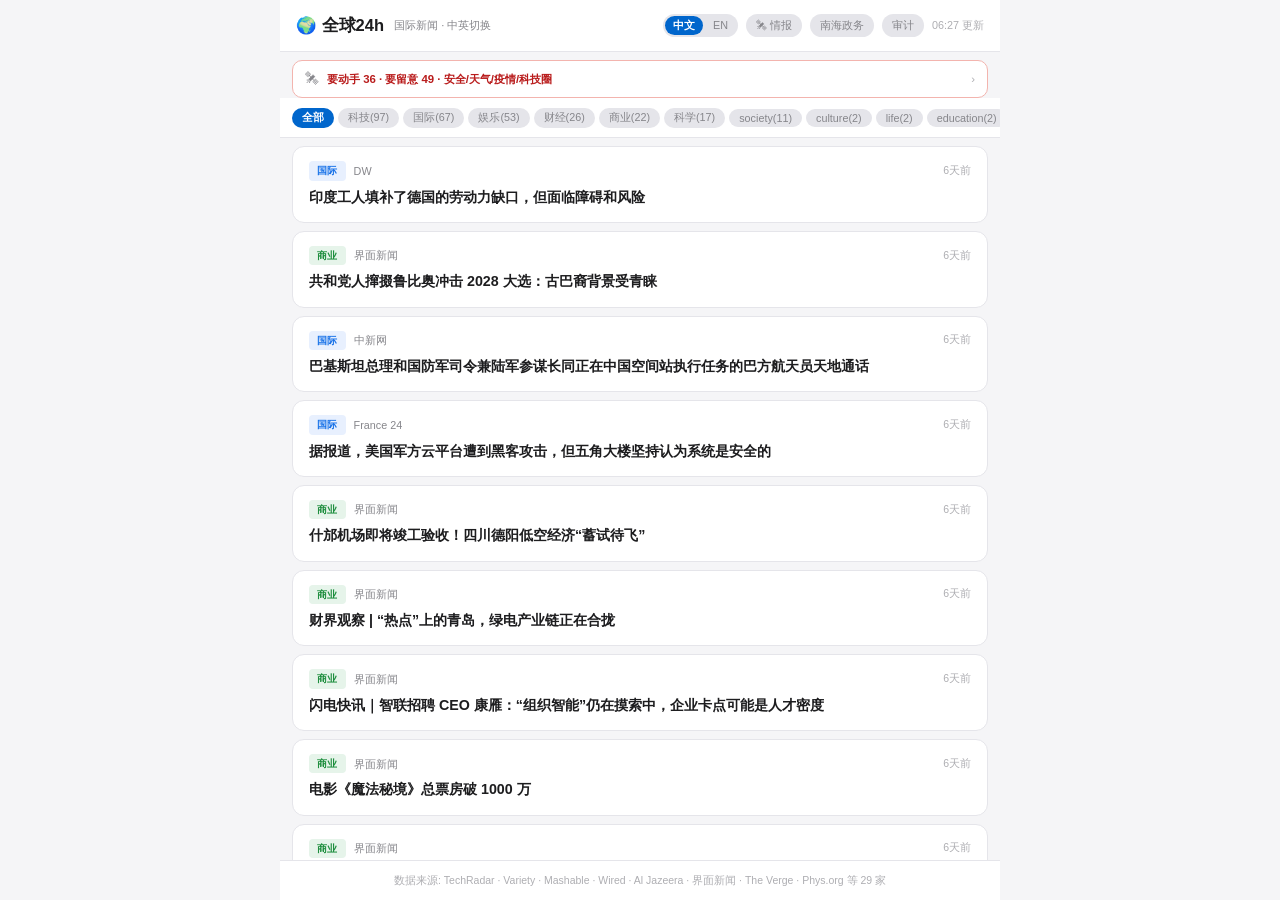
<file: docs/index.html>
<!DOCTYPE html>
<html lang="zh-CN">
<head>
  <meta charset="UTF-8">
  <meta name="viewport" content="width=device-width, initial-scale=1.0, viewport-fit=cover">
  <title>全球24h — 国际新闻聚合</title>
  <meta name="description" content="24 小时全球新闻聚合，支持中文与英文标题切换">
  <link rel="icon" type="image/svg+xml" href="data:image/svg+xml,<svg xmlns='http://www.w3.org/2000/svg' viewBox='0 0 100 100'><text y='.9em' font-size='90'>🌍</text></svg>">
  <link rel="apple-touch-icon" href="data:image/svg+xml,<svg xmlns='http://www.w3.org/2000/svg' viewBox='0 0 100 100'><text y='.9em' font-size='90'>🌍</text></svg>">
  <meta name="theme-color" content="#f5f5f7" media="(prefers-color-scheme: light)">
  <meta name="theme-color" content="#1c1c1e" media="(prefers-color-scheme: dark)">
  <meta name="apple-mobile-web-app-capable" content="yes">
  <meta name="apple-mobile-web-app-status-bar-style" content="default">
  <meta name="apple-mobile-web-app-title" content="全球24h">
  <link rel="stylesheet" href="css/style.css">
  <link rel="stylesheet" href="css/signal.css">
</head>
<body>

<div id="app">
  <!-- HEADER -->
  <header class="header">
    <div class="header-inner">
      <div class="header-left">
        <span class="header-logo">🌍 全球24h</span>
        <span class="header-subtitle">国际新闻 · 中英切换</span>
      </div>
      <div class="header-right">
        <div class="lang-switch" id="lang-switch" role="group" aria-label="显示语言"><button type="button" data-lang="zh" class="lang-btn">中文</button><button type="button" data-lang="en" class="lang-btn">EN</button></div>
        <a class="nav-link" href="signal.html" title="情报哨兵：漏洞/天气/疫情/科技圈，按要不要动手分级">🛰 情报</a>
        <a class="nav-link" href="nanhai.html" title="佛山南海政务新闻与租金政策">南海政务</a>
        <a class="nav-link" href="audit.html" title="内容中立化质量审计">审计</a>
        <span class="update-time" id="last-updated">--:-- 更新</span>
      </div>
    </div>
  </header>

  <!-- 情报哨兵提示条：只显示「要动手/要留意」条数，点入 /signal -->
  <a class="sg-strip" id="sg-strip" href="signal.html" hidden>
    <span class="sg-strip-icon">🛰</span>
    <span class="sg-strip-text" id="sg-strip-text"></span>
    <span class="sg-strip-arrow">›</span>
  </a>

  <!-- NAV / Category -->
  <nav class="nav">
    <div class="nav-inner" id="category-bar"></div>
  </nav>

  <!-- MAIN FEED -->
  <main class="main" id="main-feed">
    <div id="news-list"></div>
    <div class="loading" id="loading">加载中...</div>
    <div class="empty" id="empty" style="display:none">暂无资讯</div>
    <div class="load-more" id="load-more" style="display:none">
      <button onclick="loadMore()">加载更多</button>
    </div>
  </main>

  <!-- FOOTER -->
  <footer class="footer">
    <span id="footer-sources">数据来源: 加载中…</span>
  </footer>
</div>

<!-- FAB -->
<div class="fab" id="fab">
  <button class="fab-btn" onclick="scrollToTop()" title="回到顶部">↑</button>
</div>

<script src="js/app.v2.js"></script>
<script>
(function(){
  fetch('data/signal.json',{cache:'no-store'}).then(function(r){return r.json()}).then(function(d){
    var c=d.counts||{}, act=c.act||0, watch=c.watch||0;
    var box=document.getElementById('sg-strip'); if(!box) return;
    if(!act && !watch){ return; }
    var parts=[];
    if(act) parts.push('要动手 '+act);
    if(watch) parts.push('要留意 '+watch);
    parts.push('安全/天气/疫情/科技圈');
    document.getElementById('sg-strip-text').textContent=parts.join(' · ');
    box.classList.toggle('has-act', act>0);
    box.hidden=false;
  }).catch(function(){});
})();
</script>
</body>
</html>
</file>
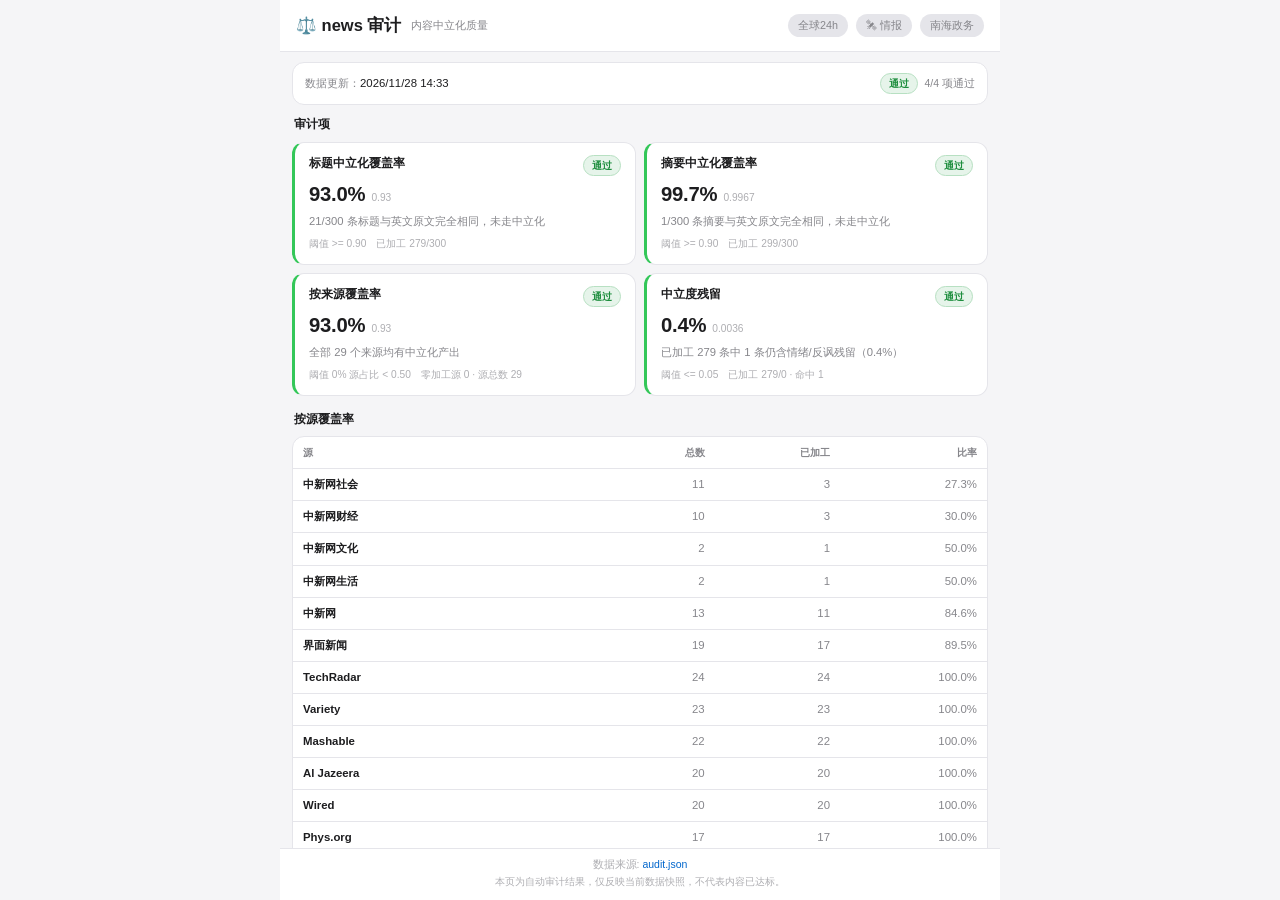
<file: docs/audit.html>
<!DOCTYPE html>
<html lang="zh-CN">
<head>
  <meta charset="UTF-8">
  <meta name="viewport" content="width=device-width, initial-scale=1.0, viewport-fit=cover">
  <title>news 审计 — 内容中立化质量 | 全球24h</title>
  <meta name="description" content="全球24h 新闻内容中立化质量自动审计：覆盖率、按源覆盖率、中立度残留与诚实性核对。">
  <link rel="icon" type="image/svg+xml" href="data:image/svg+xml,<svg xmlns='http://www.w3.org/2000/svg' viewBox='0 0 100 100'><text y='.9em' font-size='90'>⚖️</text></svg>">
  <link rel="apple-touch-icon" href="data:image/svg+xml,<svg xmlns='http://www.w3.org/2000/svg' viewBox='0 0 100 100'><text y='.9em' font-size='90'>⚖️</text></svg>">
  <meta name="theme-color" content="#f5f5f7" media="(prefers-color-scheme: light)">
  <meta name="theme-color" content="#1c1c1e" media="(prefers-color-scheme: dark)">
  <meta name="apple-mobile-web-app-capable" content="yes">
  <meta name="apple-mobile-web-app-status-bar-style" content="default">
  <meta name="apple-mobile-web-app-title" content="news 审计">
  <link rel="stylesheet" href="css/style.css">
  <link rel="stylesheet" href="css/audit.css">
</head>
<body>

<div id="app">
  <!-- HEADER -->
  <header class="header">
    <div class="header-inner">
      <div class="header-left">
        <span class="header-logo">⚖️ news 审计</span>
        <span class="header-subtitle">内容中立化质量</span>
      </div>
      <div class="header-right">
        <a class="nav-link" href="index.html">全球24h</a>
        <a class="nav-link" href="signal.html" title="情报哨兵">🛰 情报</a>
        <a class="nav-link" href="nanhai.html">南海政务</a>
      </div>
    </div>
  </header>

  <!-- MAIN -->
  <main class="main audit-main">
    <div class="audit-notice" id="load-state" role="status" hidden></div>

    <div class="audit-statusbar">
      <span class="audit-updated">数据更新：<span id="generated-at">加载中…</span></span>
      <span class="audit-summary" id="summary-status"><span class="audit-muted">加载中…</span></span>
    </div>

    <section class="audit-section">
      <h2 class="audit-section-title">审计项</h2>
      <div id="checks" class="audit-cards" aria-live="polite">
        <div class="audit-empty">加载中…</div>
      </div>
    </section>

    <section class="audit-section">
      <h2 class="audit-section-title">按源覆盖率</h2>
      <div id="by-source" class="audit-table-wrap">
        <div class="audit-empty">加载中…</div>
      </div>
    </section>

    <section class="audit-section">
      <h2 class="audit-section-title">中立度命中</h2>
      <div id="neutrality-hits">
        <div class="audit-empty">加载中…</div>
      </div>
    </section>

    <section class="audit-section">
      <h2 class="audit-section-title">诚实性</h2>
      <div id="honesty">
        <div class="audit-empty">加载中…</div>
      </div>
    </section>
  </main>

  <!-- FOOTER -->
  <footer class="footer audit-footer">
    <span>数据来源: <a href="data/audit.json" target="_blank" rel="noopener">audit.json</a></span>
    <span class="audit-disclaimer">本页为自动审计结果，仅反映当前数据快照，不代表内容已达标。</span>
  </footer>
</div>

<script src="js/audit.js"></script>
</body>
</html>
</file>
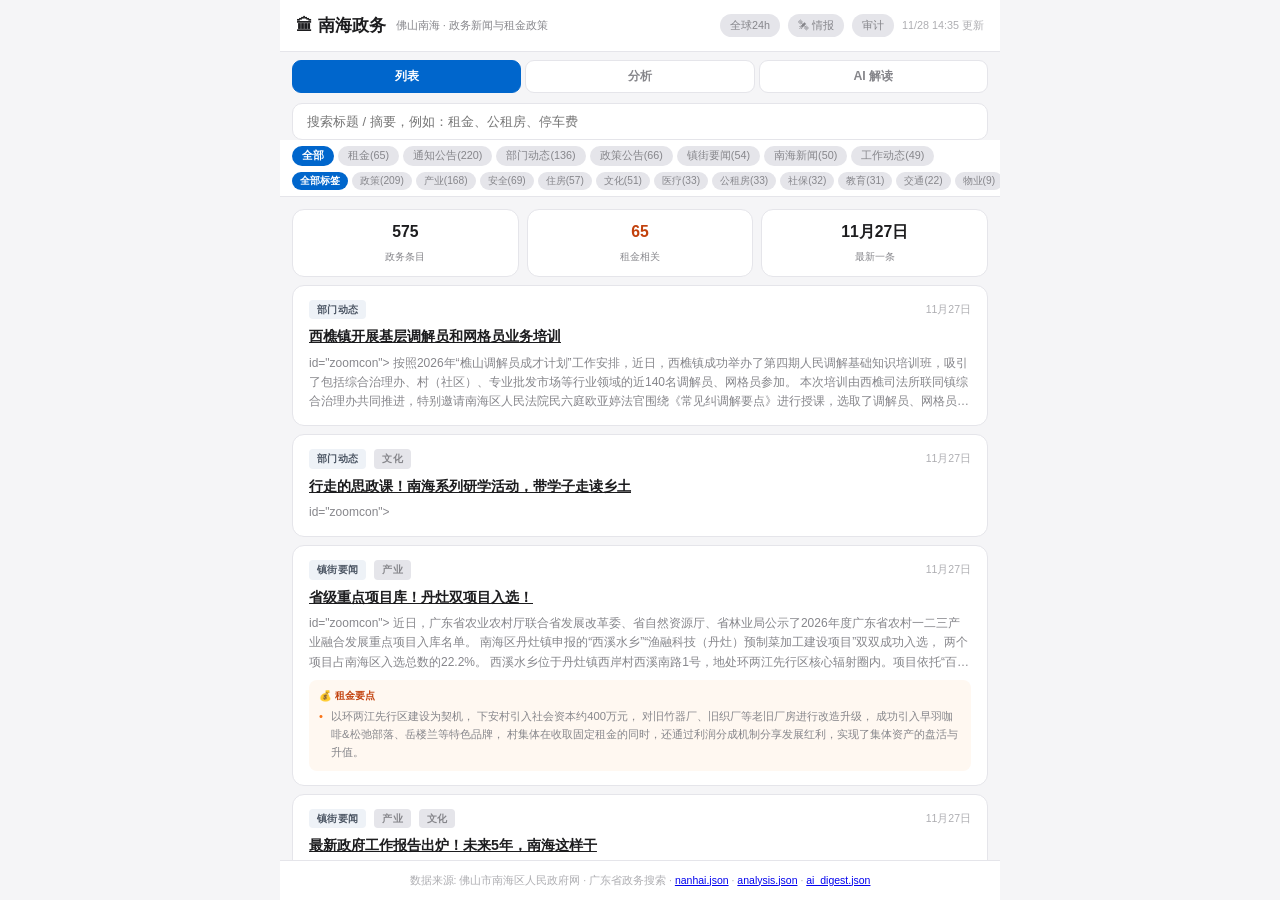
<file: docs/nanhai.html>
<!DOCTYPE html>
<html lang="zh-CN">
<head>
  <meta charset="UTF-8">
  <meta name="viewport" content="width=device-width, initial-scale=1.0, viewport-fit=cover">
  <title>南海政务 — 佛山南海政务新闻与租金观察 | 全球24h</title>
  <meta name="description" content="佛山市南海区人民政府政务新闻聚合，自动标注“租金/公租房”等标签，含租金政策原文摘录">
  <link rel="icon" type="image/svg+xml" href="data:image/svg+xml,<svg xmlns='http://www.w3.org/2000/svg' viewBox='0 0 100 100'><text y='.9em' font-size='90'>🏛</text></svg>">
  <link rel="apple-touch-icon" href="data:image/svg+xml,<svg xmlns='http://www.w3.org/2000/svg' viewBox='0 0 100 100'><text y='.9em' font-size='90'>🏛</text></svg>">
  <meta name="theme-color" content="#f5f5f7" media="(prefers-color-scheme: light)">
  <meta name="theme-color" content="#1c1c1e" media="(prefers-color-scheme: dark)">
  <meta name="apple-mobile-web-app-capable" content="yes">
  <meta name="apple-mobile-web-app-status-bar-style" content="default">
  <meta name="apple-mobile-web-app-title" content="南海政务">
  <link rel="stylesheet" href="css/style.css">
  <link rel="stylesheet" href="css/nanhai.css">
</head>
<body>

<div id="app">
  <!-- HEADER -->
  <header class="header">
    <div class="header-inner">
      <div class="header-left">
        <span class="header-logo">🏛 南海政务</span>
        <span class="header-subtitle">佛山南海 · 政务新闻与租金政策</span>
      </div>
      <div class="header-right">
        <a class="nav-link" href="index.html">全球24h</a>
        <a class="nav-link" href="signal.html" title="情报哨兵">🛰 情报</a>
        <a class="nav-link" href="audit.html" title="内容中立化质量审计">审计</a>
        <span class="update-time" id="last-updated">--:-- 更新</span>
      </div>
    </div>
  </header>

  <!-- VIEW TOGGLE：列表 / 分析 / AI 解读 -->
  <div class="nh-views" role="tablist">
    <button class="nh-view-btn active" data-view="list" role="tab" onclick="nhSetView('list')">列表</button>
    <button class="nh-view-btn" data-view="analyze" role="tab" onclick="nhSetView('analyze')">分析</button>
    <button class="nh-view-btn" data-view="digest" role="tab" onclick="nhSetView('digest')">AI 解读</button>
  </div>

  <!-- SEARCH -->
  <div class="nh-search">
    <input id="nh-query" type="search" placeholder="搜索标题 / 摘要，例如：租金、公租房、停车费" autocomplete="off">
  </div>

  <!-- FILTER -->
  <nav class="nav nh-nav">
    <div class="nav-inner" id="category-bar"></div>
    <div class="nav-inner nh-tag-bar" id="tag-bar"></div>
  </nav>

  <!-- LIST -->
  <main class="main" id="main-feed">
    <!-- ANALYSIS -->
    <section class="nh-analysis" id="nh-analysis" style="display:none">
      <div class="nh-ana-toolbar">
        <label class="nh-ana-field">时间
          <select id="nh-ym"></select>
        </label>
        <span class="nh-ana-updated" id="nh-ana-updated">--</span>
      </div>
      <div class="nh-ana-msg" id="nh-ana-loading">加载分析数据中…</div>
      <div class="nh-ana-msg" id="nh-ana-empty" style="display:none">暂无分析数据（analysis.json 未生成或加载失败）</div>
      <div id="nh-ana-body" style="display:none">
        <div class="nh-card">
          <div class="nh-card-title">情绪占比（按月，堆叠）</div>
          <div class="nh-chart" id="nh-chart-sentiment"></div>
          <div class="nh-legend">
            <span class="nh-lg"><i class="nh-dot dot-pos"></i>正</span>
            <span class="nh-lg"><i class="nh-dot dot-mid"></i>中</span>
            <span class="nh-lg"><i class="nh-dot dot-neg"></i>负</span>
            <span class="nh-legend-tip">点柱状可查看对应原文</span>
          </div>
        </div>
        <div class="nh-card">
          <div class="nh-card-title">事实类型分布</div>
          <div class="nh-chart" id="nh-chart-fact"></div>
        </div>
        <div class="nh-card" id="nh-card-price" style="display:none">
          <div class="nh-card-title">租金价格趋势</div>
          <div class="nh-chart" id="nh-chart-price"></div>
          <div class="nh-legend"><span class="nh-legend-tip">点数据点可打开对应原文（价格多来自正文，PDF 附件另行提取）</span></div>
        </div>
        <div class="nh-card">
          <div class="nh-card-title">关键词 Top</div>
          <div class="nh-chart" id="nh-chart-words"></div>
        </div>
      </div>
      <div class="nh-drill" id="nh-drill" style="display:none">
        <div class="nh-drill-head">
          <span id="nh-drill-title">相关原文</span>
          <button class="nh-drill-close" onclick="nhCloseDrill()" title="关闭">×</button>
        </div>
        <div class="nh-drill-body" id="nh-drill-body"></div>
      </div>
    </section>

    <!-- AI 解读（多期聚合：日/周/月/年） -->
    <section class="nh-digest" id="nh-digest" style="display:none">
      <div class="nh-digest-tabs" id="nh-digest-tabs" role="tablist">
        <button class="nh-digest-tab" data-period="day" role="tab" onclick="nhSetDigestPeriod('day')">日</button>
        <button class="nh-digest-tab" data-period="week" role="tab" onclick="nhSetDigestPeriod('week')">周</button>
        <button class="nh-digest-tab" data-period="month" role="tab" onclick="nhSetDigestPeriod('month')">月</button>
        <button class="nh-digest-tab" data-period="year" role="tab" onclick="nhSetDigestPeriod('year')">年</button>
      </div>
      <div class="nh-digest-head">
        <div class="nh-digest-title" id="nh-digest-title">🤖 AI 多期解读</div>
        <div class="nh-digest-meta" id="nh-digest-meta">--</div>
      </div>
      <div class="nh-ana-msg" id="nh-digest-loading">加载 AI 解读中…</div>
      <div class="nh-ana-msg" id="nh-digest-empty" style="display:none">暂无 AI 解读（ai_digest.json 未生成或加载失败）</div>
      <div id="nh-digest-body" style="display:none"></div>
      <div class="nh-digest-disclaimer" id="nh-digest-disclaimer" style="display:none"></div>
    </section>

    <section class="nh-stats" id="nh-stats">
      <div class="nh-stat"><span class="nh-stat-num" id="stat-total">--</span><span class="nh-stat-label">政务条目</span></div>
      <div class="nh-stat"><span class="nh-stat-num is-rent" id="stat-rent">--</span><span class="nh-stat-label">租金相关</span></div>
      <div class="nh-stat"><span class="nh-stat-num" id="stat-latest">--</span><span class="nh-stat-label">最新一条</span></div>
    </section>
    <div id="news-list"></div>
    <div class="loading" id="loading">加载中...</div>
    <div class="empty" id="empty" style="display:none">暂无数据</div>
    <div class="load-more" id="load-more" style="display:none">
      <button onclick="loadMore()">加载更多</button>
    </div>
  </main>

  <!-- FOOTER -->
  <footer class="footer">
    <span>数据来源: 佛山市南海区人民政府网 · 广东省政务搜索 · <a href="data/nanhai.json" target="_blank" rel="noopener">nanhai.json</a> · <a href="data/analysis.json" target="_blank" rel="noopener">analysis.json</a> · <a href="data/ai_digest.json" target="_blank" rel="noopener">ai_digest.json</a></span>
  </footer>
</div>

<!-- FAB -->
<div class="fab" id="fab">
  <button class="fab-btn" onclick="scrollToTop()" title="回到顶部">↑</button>
</div>

<script src="js/nanhai.js"></script>
</body>
</html>
</file>
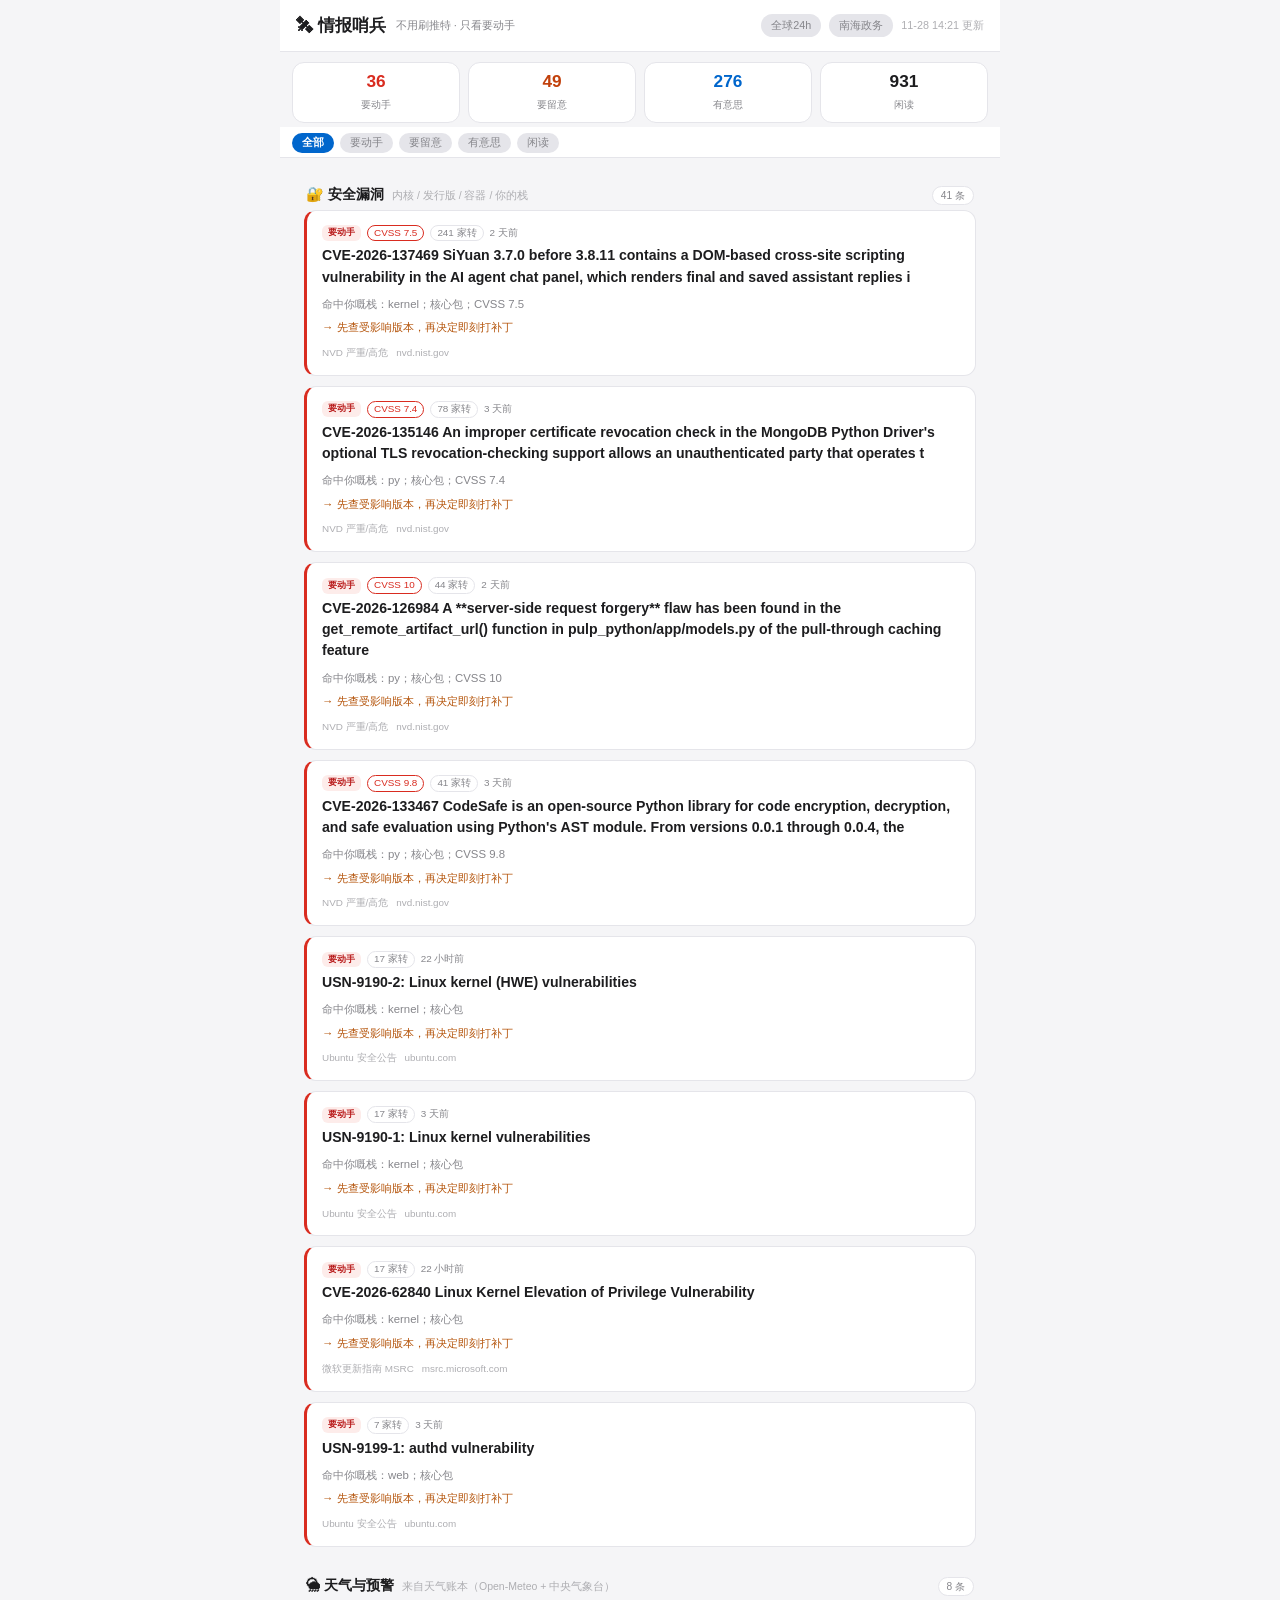
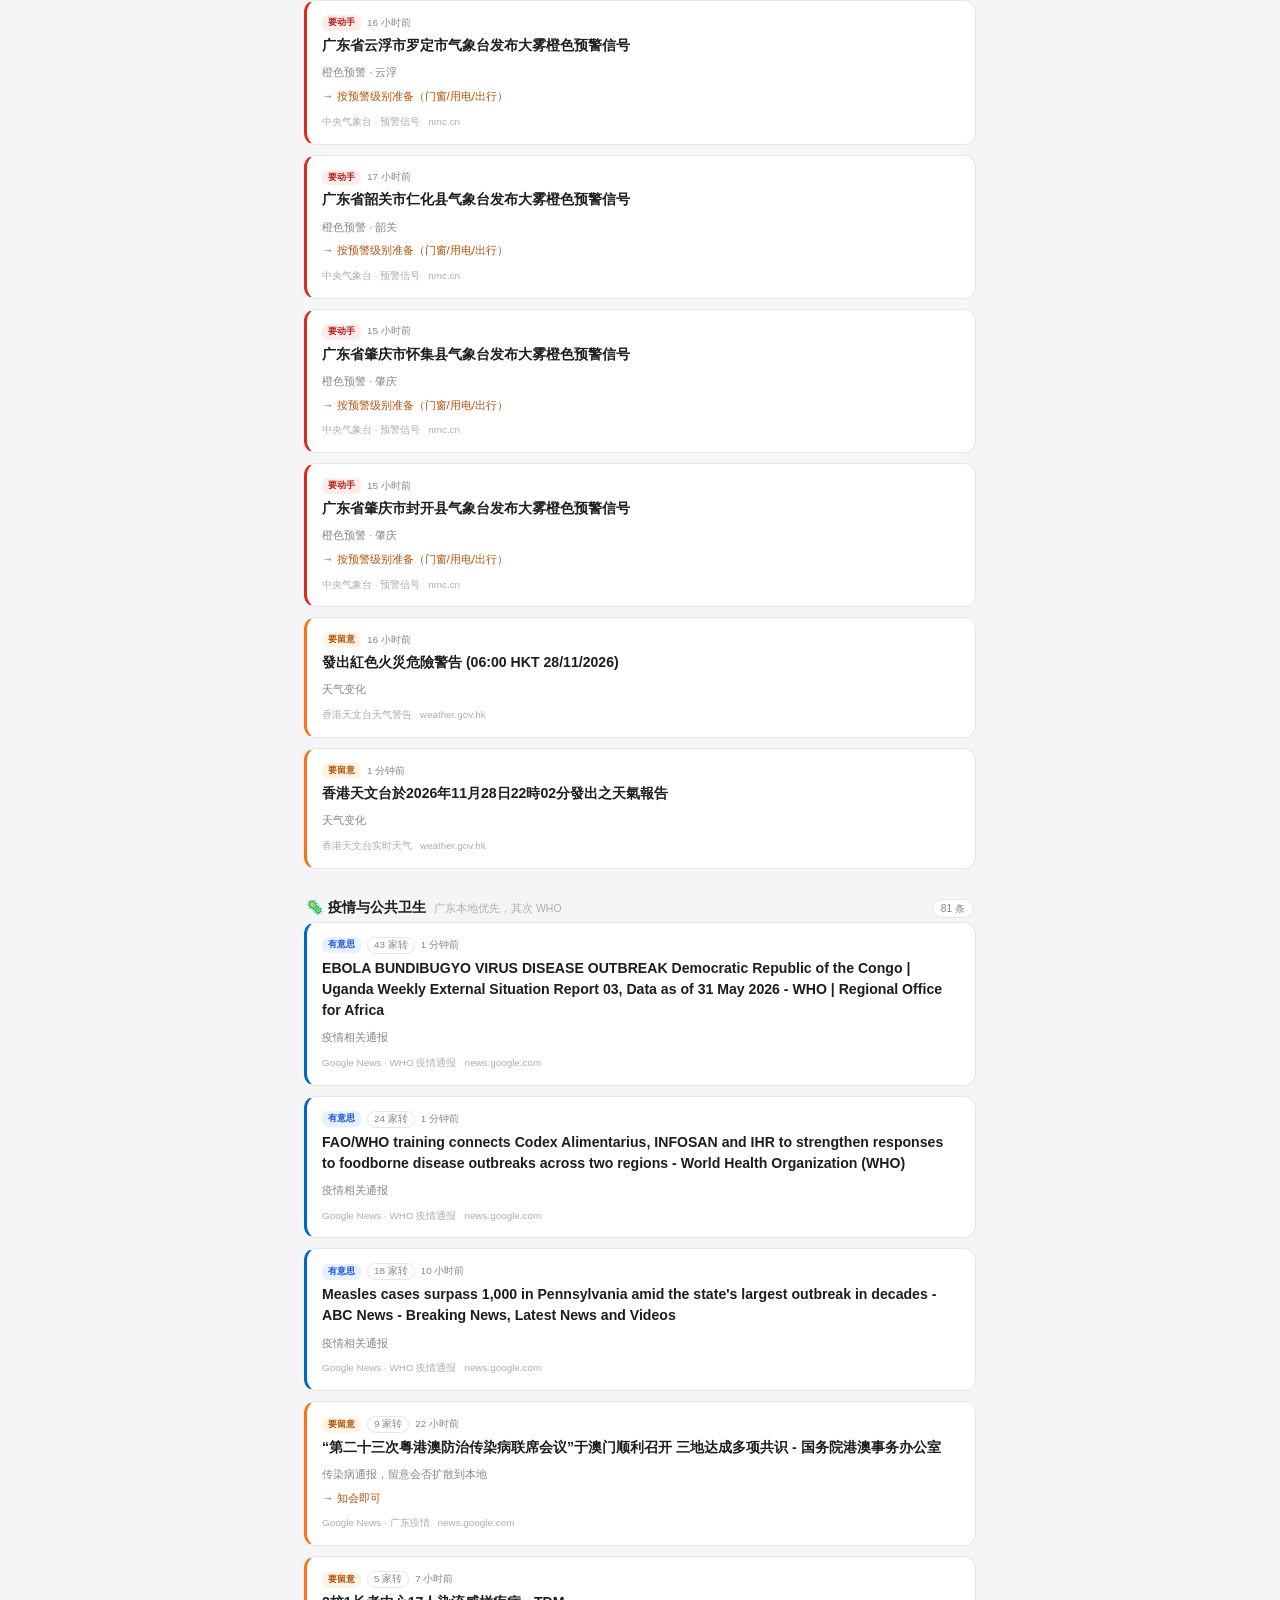
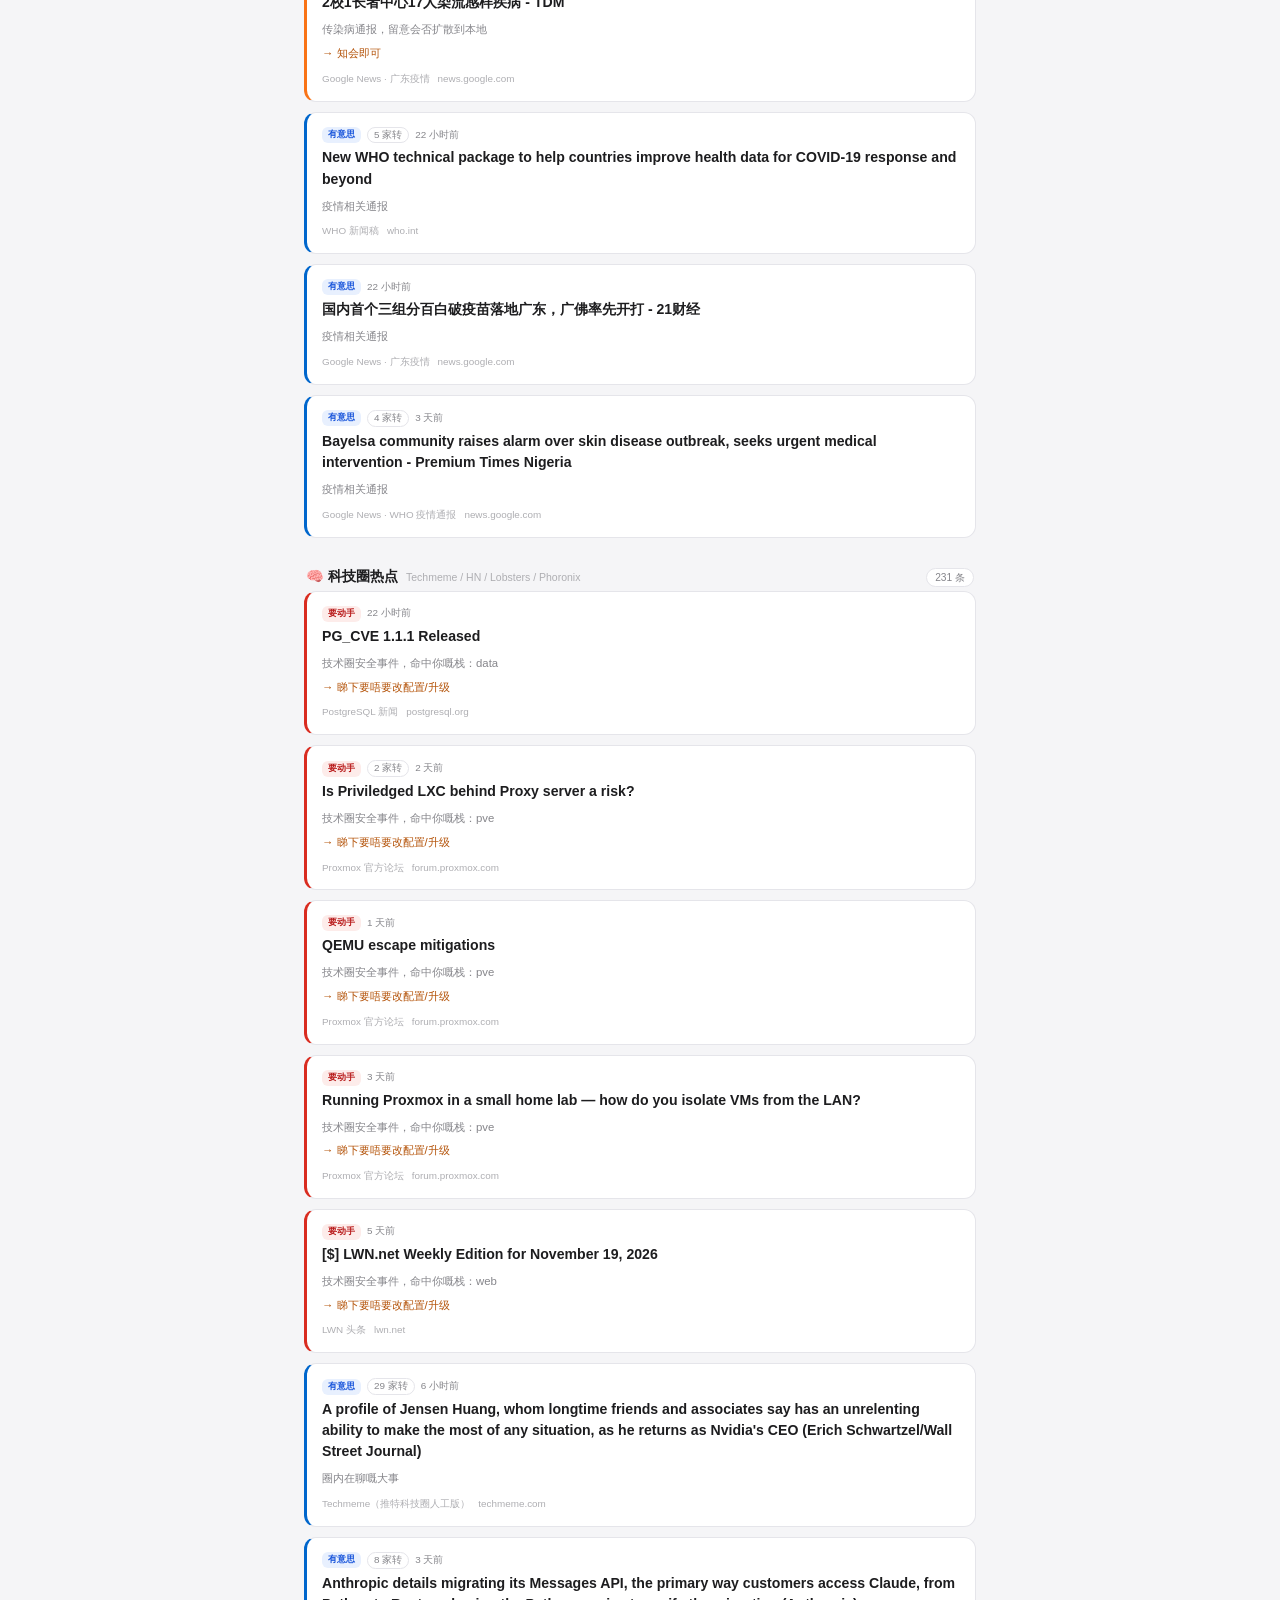
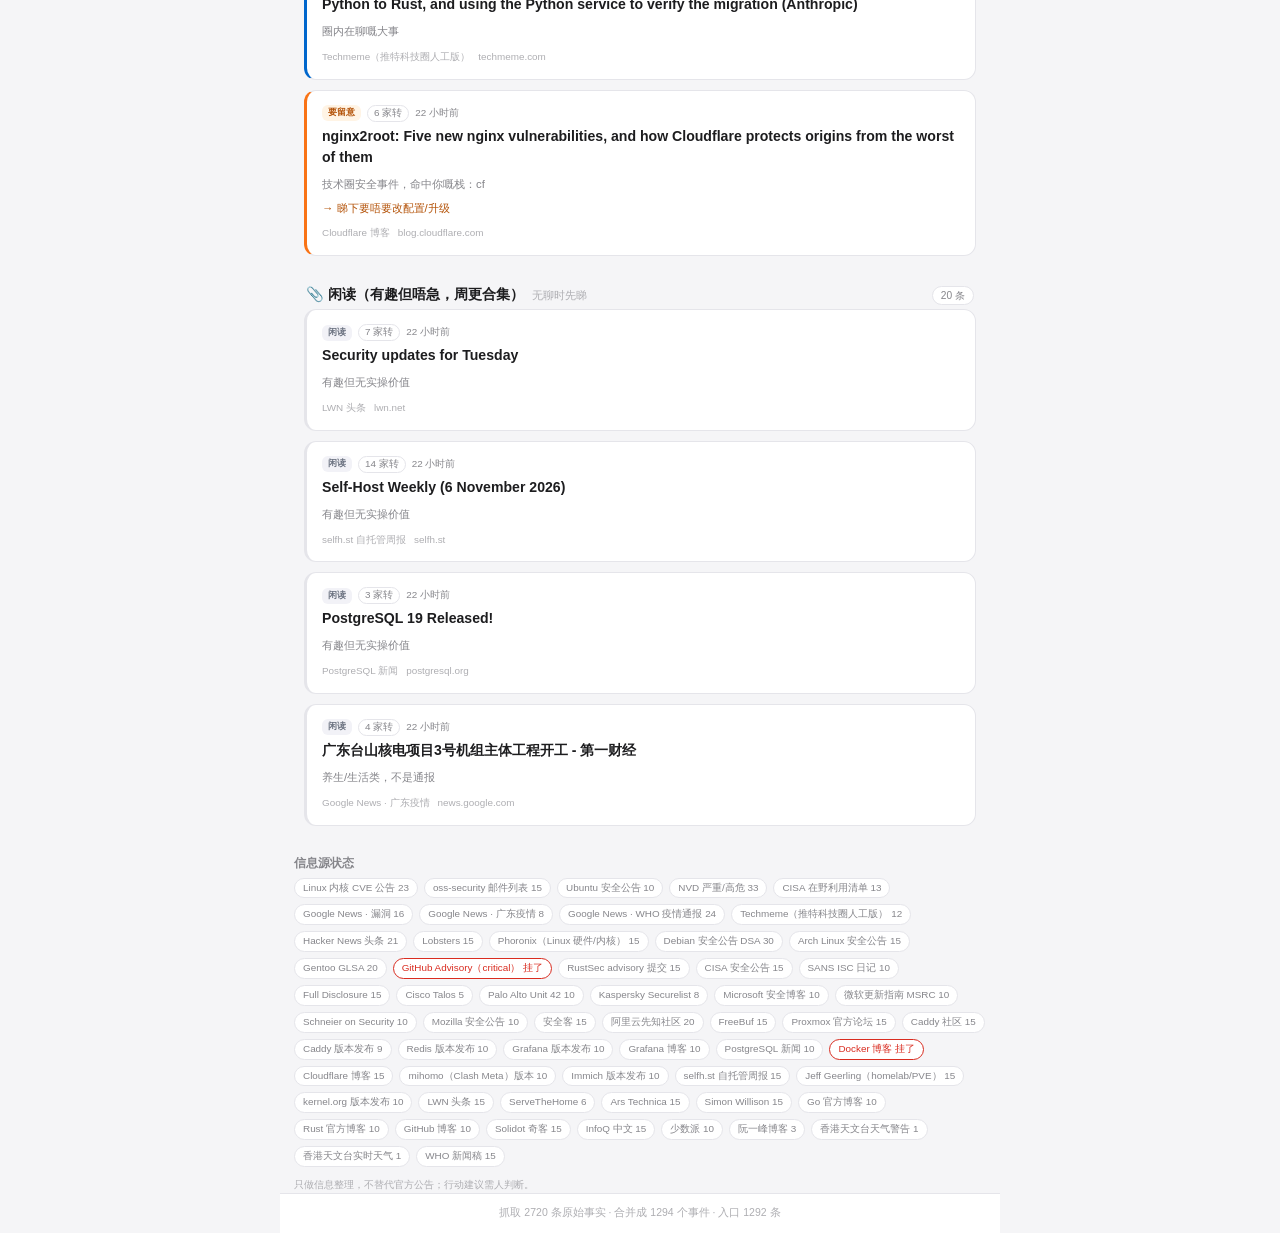
<file: docs/signal.html>
<!DOCTYPE html>
<html lang="zh-CN">
<head>
  <meta charset="UTF-8">
  <meta name="viewport" content="width=device-width, initial-scale=1.0, viewport-fit=cover">
  <title>情报哨兵 — 不用刷推特，只看要动手的 | 全球24h</title>
  <meta name="description" content="自动汇总安全漏洞、天气预警、疫情通报、科技圈热点，按「要不要动手」分级，替代刷推特拉取信息">
  <link rel="icon" type="image/svg+xml" href="data:image/svg+xml,<svg xmlns='http://www.w3.org/2000/svg' viewBox='0 0 100 100'><text y='.9em' font-size='90'>🛰</text></svg>">
  <link rel="apple-touch-icon" href="data:image/svg+xml,<svg xmlns='http://www.w3.org/2000/svg' viewBox='0 0 100 100'><text y='.9em' font-size='90'>🛰</text></svg>">
  <meta name="theme-color" content="#f5f5f7" media="(prefers-color-scheme: light)">
  <meta name="theme-color" content="#1c1c1e" media="(prefers-color-scheme: dark)">
  <meta name="apple-mobile-web-app-capable" content="yes">
  <meta name="apple-mobile-web-app-title" content="情报哨兵">
  <link rel="stylesheet" href="css/style.css">
  <link rel="stylesheet" href="css/signal.css">
</head>
<body class="sg-page">

<div id="app">
  <header class="header">
    <div class="header-inner">
      <div class="header-left">
        <span class="header-logo">🛰 情报哨兵</span>
        <span class="header-subtitle">不用刷推特 · 只看要动手</span>
      </div>
      <div class="header-right">
        <a class="nav-link" href="index.html">全球24h</a>
        <a class="nav-link" href="nanhai.html">南海政务</a>
        <span class="update-time" id="last-updated">--:-- 更新</span>
      </div>
    </div>
  </header>

  <div class="sg-stats" id="sg-stats"></div>

  <div class="sg-overview" id="sg-overview" hidden></div>

  <nav class="nav sg-nav">
    <div class="nav-inner" id="sg-filter">
      <button class="cat-chip active" data-tier="all" type="button">全部</button>
      <button class="cat-chip" data-tier="act" type="button">要动手</button>
      <button class="cat-chip" data-tier="watch" type="button">要留意</button>
      <button class="cat-chip" data-tier="read" type="button">有意思</button>
      <button class="cat-chip" data-tier="sideline" type="button">闲读</button>
    </div>
  </nav>

  <main class="main" id="sg-main">
    <div class="loading" id="sg-loading">加载中…</div>
  </main>

  <section class="sg-sources">
    <h3>信息源状态</h3>
    <div id="sg-sources"></div>
    <p class="sg-disclaimer" id="sg-disclaimer"></p>
  </section>

  <footer class="footer">
    <span id="sg-footer">—</span>
  </footer>
</div>

<script src="js/signal.js"></script>
</body>
</html>
</file>
<file: docs/css/style.css>
/* 全球 24h 新闻 — 极简信息流 */
:root {
  --bg: #f5f5f7;
  --surface: #ffffff;
  --text: #1d1d1f;
  --text-secondary: #86868b;
  --text-tertiary: #aeaeb2;
  --border: #e5e5ea;
  --accent: #0066cc;
  --accent-hover: #004499;
  --header-h: 52px;
  --footer-h: 40px;
}
@media (prefers-color-scheme: dark) {
  :root {
    --bg: #1c1c1e;
    --surface: #2c2c2e;
    --text: #f5f5f7;
    --text-secondary: #98989d;
    --text-tertiary: #636366;
    --border: #38383a;
    --accent: #0a84ff;
    --accent-hover: #409cff;
  }
}
* { margin: 0; padding: 0; box-sizing: border-box; }
html, body {
  height: 100%;
  font-family: -apple-system, BlinkMacSystemFont, "SF Pro Text", "Segoe UI", "PingFang SC", "Hiragino Sans GB", "Microsoft YaHei", sans-serif;
  background: var(--bg);
  color: var(--text);
  line-height: 1.5;
  font-size: 15px;
  -webkit-font-smoothing: antialiased;
}

/* APP — full height, flex column */
#app {
  display: flex;
  flex-direction: column;
  height: 100%;
  max-width: 720px;
  margin: 0 auto;
}

/* HEADER */
.header {
  flex-shrink: 0;
  height: var(--header-h);
  background: var(--surface);
  border-bottom: 1px solid var(--border);
  position: sticky;
  top: 0;
  z-index: 100;
}
.header-inner {
  height: 100%;
  padding: 0 16px;
  display: flex;
  align-items: center;
  justify-content: space-between;
}
.header-left { display: flex; align-items: center; gap: 10px; }
.header-logo { font-weight: 700; font-size: 1.1rem; }
.header-subtitle { font-size: 0.75rem; color: var(--text-secondary); }
.update-time { font-size: 0.72rem; color: var(--text-tertiary); }
.header-right { display: flex; align-items: center; gap: 8px; }

/* 顶部模块跳转链接（如：南海政务） */
.nav-link {
  font-size: 0.72rem;
  padding: 3px 10px;
  border-radius: 12px;
  background: var(--border);
  color: var(--text-secondary);
  text-decoration: none;
  white-space: nowrap;
  transition: all 0.15s;
}
.nav-link:hover { background: var(--accent); color: #fff; }
/* 语言切换（中文 / EN） */
.lang-switch {
  display: inline-flex;
  align-items: center;
  gap: 2px;
  padding: 2px;
  border-radius: 12px;
  background: var(--border);
  flex-shrink: 0;
}
.lang-btn {
  font: inherit;
  font-size: 0.72rem;
  line-height: 1.2;
  padding: 3px 8px;
  border: none;
  border-radius: 12px;
  background: transparent;
  color: var(--text-secondary);
  cursor: pointer;
  white-space: nowrap;
  transition: background 0.15s, color 0.15s;
}
.lang-btn:hover { color: var(--text); }
.lang-btn.active {
  background: var(--accent);
  color: #fff;
  font-weight: 600;
}
.icon-btn {
  background: none; border: none; font-size: 1.05rem;
  cursor: pointer; padding: 6px 8px; border-radius: 8px;
  color: var(--text-secondary); transition: background 0.15s;
}
.icon-btn:hover { background: var(--border); }

/* NAV */
.nav {
  flex-shrink: 0;
  height: 40px;
  background: var(--surface);
  border-bottom: 1px solid var(--border);
  position: sticky;
  top: var(--header-h);
  z-index: 99;
}
.nav-inner {
  height: 100%;
  padding: 0 12px;
  display: flex;
  align-items: center;
  gap: 4px;
  overflow-x: auto;
  scrollbar-width: none;
  -ms-overflow-style: none;
}
.nav-inner::-webkit-scrollbar { display: none; }
.nav-item {
  flex-shrink: 0;
  padding: 4px 12px;
  font-size: 0.82rem;
  color: var(--text-secondary);
  cursor: pointer;
  border-radius: 8px;
  transition: all 0.15s;
  white-space: nowrap;
}
.nav-item:hover { background: var(--border); color: var(--text); }
.nav-item.active {
  background: var(--accent);
  color: #fff;
  font-weight: 600;
}

/* MAIN — scrollable */
.main {
  flex: 1;
  overflow-y: auto;
  padding: 8px 12px;
  -webkit-overflow-scrolling: touch;
}
.main::-webkit-scrollbar { width: 4px; }
.main::-webkit-scrollbar-thumb { background: var(--text-tertiary); border-radius: 2px; }

/* NEWS ITEM */
.news-item {
  display: block;
  background: var(--surface);
  border-radius: 12px;
  padding: 14px 16px;
  margin-bottom: 8px;
  cursor: pointer;
  transition: transform 0.1s, box-shadow 0.15s;
  border: 1px solid var(--border);
  text-decoration: none;
  color: inherit;
}
.news-item:hover { transform: translateY(-1px); box-shadow: 0 2px 12px rgba(0,0,0,0.06); }
.news-item:active { transform: scale(0.985); }

.news-meta {
  display: flex;
  align-items: center;
  gap: 8px;
  margin-bottom: 6px;
  flex-wrap: wrap;
}
.news-tag {
  font-size: 0.68rem;
  padding: 2px 8px;
  border-radius: 4px;
  font-weight: 600;
  letter-spacing: 0.3px;
}
.tag-world { background: #e8f0fe; color: #1a73e8; }
.tag-politics { background: #fce8e6; color: #d93025; }
.tag-business { background: #e6f4ea; color: #1e8e3e; }
.tag-finance { background: #e6f4ea; color: #1e8e3e; }
.tag-technology { background: #e8eaf6; color: #3949ab; }
.tag-science { background: #f3e8fd; color: #7b1fa2; }
.tag-health { background: #e0f2f1; color: #00796b; }
.tag-sports { background: #fff3e0; color: #e65100; }
.tag-entertainment { background: #fce4ec; color: #d81b60; }
.tag-asia { background: #e8f5e9; color: #2e7d32; }
.tag-default { background: var(--border); color: var(--text-secondary); }

.news-source {
  font-size: 0.72rem;
  color: var(--text-secondary);
  font-weight: 500;
}
.news-time {
  font-size: 0.7rem;
  color: var(--text-tertiary);
  margin-left: auto;
}

.news-title {
  font-size: 0.95rem;
  font-weight: 600;
  line-height: 1.5;
  color: var(--text);
}
.news-title-orig {
  font-size: 0.78rem;
  color: var(--text-tertiary);
  margin-top: 4px;
  display: none;
}
.news-item.show-original .news-title-orig { display: block; }

/* 无中文译文时的原文标注 */
.lang-fallback {
  font-size: 0.7rem;
  color: var(--text-tertiary);
  font-weight: 400;
  margin-left: 2px;
  letter-spacing: 0;
}

/* 中文摘要（仅 zh 模式） */
.news-summary {
  font-size: 0.8rem;
  color: var(--text-secondary);
  margin-top: 4px;
  line-height: 1.45;
  display: -webkit-box;
  -webkit-line-clamp: 2;
  -webkit-box-orient: vertical;
  overflow: hidden;
}

/* Category filter bar */
.category-bar {
  display: flex;
  gap: 6px;
  padding: 8px 0;
  overflow-x: auto;
  scrollbar-width: none;
}
.category-bar::-webkit-scrollbar { display: none; }
.cat-chip {
  flex-shrink: 0;
  font-size: 0.72rem;
  padding: 3px 10px;
  border-radius: 12px;
  background: var(--border);
  color: var(--text-secondary);
  cursor: pointer;
  transition: all 0.15s;
  border: none;
  white-space: nowrap;
}
.cat-chip:hover { background: var(--text-tertiary); color: var(--bg); }
.cat-chip.active { background: var(--accent); color: #fff; font-weight: 600; }

/* LOADING / EMPTY / LOAD MORE */
.loading, .empty, .load-more {
  text-align: center;
  padding: 32px 0;
  color: var(--text-secondary);
  font-size: 0.85rem;
}
.load-more button {
  background: var(--surface);
  border: 1px solid var(--border);
  border-radius: 10px;
  padding: 10px 28px;
  font-size: 0.85rem;
  color: var(--accent);
  cursor: pointer;
  transition: background 0.15s;
}
.load-more button:hover { background: var(--border); }

/* FOOTER */
.footer {
  flex-shrink: 0;
  height: var(--footer-h);
  background: var(--surface);
  border-top: 1px solid var(--border);
  display: flex;
  align-items: center;
  justify-content: center;
  padding: 0 12px;
  text-align: center;
  font-size: 0.7rem;
  color: var(--text-tertiary);
}

/* FAB — scroll to top */
.fab {
  position: fixed;
  right: 20px;
  bottom: 60px;
  z-index: 80;
  opacity: 0;
  transition: opacity 0.3s, transform 0.2s;
  pointer-events: none;
  transform: translateY(10px);
}
.fab.show { opacity: 1; pointer-events: auto; transform: translateY(0); }
.fab-btn {
  width: 40px;
  height: 40px;
  border-radius: 50%;
  background: var(--surface);
  border: 1px solid var(--border);
  font-size: 1.1rem;
  cursor: pointer;
  box-shadow: 0 2px 8px rgba(0,0,0,0.1);
  transition: background 0.15s;
}
.fab-btn:hover { background: var(--border); }

/* Responsive */
@media (max-width: 480px) {
  .main { padding: 6px 8px; }
  .news-item { padding: 12px 14px; }
  .header-subtitle { display: none; }
  .update-time { display: none; }
  .nav-item { font-size: 0.78rem; padding: 4px 10px; }
}
</file>
<file: docs/css/signal.css>
/* 情报哨兵 — 复用 style.css 的变量，只补本页需要的部分 */

.sg-stats {
  display: flex;
  gap: 8px;
  padding: 10px 12px 4px;
}
.sg-stat {
  flex: 1;
  background: var(--surface);
  border: 1px solid var(--border);
  border-radius: 12px;
  padding: 8px 4px;
  text-align: center;
}
.sg-stat-num { display: block; font-size: 1.15rem; font-weight: 700; line-height: 1.2; }
.sg-stat-label { font-size: 0.66rem; color: var(--text-secondary); }
.sg-stat.is-act .sg-stat-num { color: #d92c20; }
.sg-stat.is-watch .sg-stat-num { color: #c2410c; }
.sg-stat.is-read .sg-stat-num { color: var(--accent); }

.sg-overview {
  margin: 8px 12px 0;
  padding: 12px 14px;
  background: var(--surface);
  border: 1px solid var(--border);
  border-left: 3px solid var(--accent);
  border-radius: 12px;
  font-size: 0.86rem;
  line-height: 1.75;
  color: var(--text);
  white-space: pre-wrap;
}

.sg-nav { height: auto; padding-bottom: 4px; }
.sg-nav .nav-inner { height: auto; padding: 6px 12px 0; flex-wrap: wrap; gap: 6px; }

.sg-section { padding: 6px 0 0; }
.sg-section-head {
  display: flex;
  align-items: baseline;
  gap: 8px;
  padding: 12px 14px 4px;
}
.sg-section-title { font-size: 0.95rem; font-weight: 700; }
.sg-section-sub { font-size: 0.7rem; color: var(--text-tertiary); }
.sg-section-count {
  margin-left: auto;
  font-size: 0.68rem;
  color: var(--text-secondary);
  background: var(--surface);
  border: 1px solid var(--border);
  border-radius: 999px;
  padding: 1px 8px;
}

.sg-card {
  display: block;
  margin: 0 12px 10px;
  padding: 14px 15px;
  background: var(--surface);
  border: 1px solid var(--border);
  border-radius: 12px;
  text-decoration: none;
  color: inherit;
  transition: transform .12s ease, box-shadow .12s ease;
}
.sg-card:active { transform: scale(0.99); }
.sg-card.is-act { border-left: 3px solid #d92c20; }
.sg-card.is-watch { border-left: 3px solid #f97316; }
.sg-card.is-read { border-left: 3px solid var(--accent); }
.sg-card.is-sideline { border-left: 3px solid var(--border); }

.sg-card-top {
  display: flex;
  align-items: center;
  gap: 6px;
  margin-bottom: 4px;
  font-size: 0.66rem;
  color: var(--text-secondary);
}
.sg-tier {
  font-weight: 700;
  border-radius: 6px;
  padding: 1px 6px;
  font-size: 0.62rem;
}
.sg-tier.act { background: #fdecea; color: #b91c1c; }
.sg-tier.watch { background: #fff4e5; color: #b45309; }
.sg-tier.read { background: #e8f0fe; color: #1a56db; }
.sg-tier.sideline { background: #f2f2f7; color: #6b7280; }
@media (prefers-color-scheme: dark) {
  .sg-tier.act { background: #4a1714; color: #ff9b93; }
  .sg-tier.watch { background: #4a2d0b; color: #ffc078; }
  .sg-tier.read { background: #10284a; color: #8ab4f8; }
  .sg-tier.sideline { background: #2c2c2e; color: #98989d; }
  .sg-stat.is-act .sg-stat-num { color: #ff7a70; }
  .sg-stat.is-watch .sg-stat-num { color: #ffb066; }
}

.sg-card-title {
  font-size: 0.94rem;
  font-weight: 600;
  line-height: 1.5;
  display: -webkit-box;
  -webkit-line-clamp: 3;
  -webkit-box-orient: vertical;
  overflow: hidden;
}
.sg-why {
  margin-top: 8px;
  font-size: 0.76rem;
  color: var(--text-secondary);
  line-height: 1.55;
}
.sg-action {
  margin-top: 6px;
  font-size: 0.76rem;
  color: #b45309;
  line-height: 1.55;
}
@media (prefers-color-scheme: dark) { .sg-action { color: #ffb066; } }
.sg-card-foot {
  margin-top: 9px;
  display: flex;
  gap: 8px;
  flex-wrap: wrap;
  font-size: 0.66rem;
  color: var(--text-tertiary);
}
.sg-badge {
  border: 1px solid var(--border);
  border-radius: 999px;
  padding: 0 6px;
}
.sg-badge.hot { border-color: #d92c20; color: #d92c20; }

.sg-sources { padding: 10px 14px 0; }
.sg-sources h3 { font-size: 0.8rem; color: var(--text-secondary); font-weight: 600; margin-bottom: 6px; }
.sg-src-grid { display: flex; flex-wrap: wrap; gap: 6px; }
.sg-src {
  font-size: 0.66rem;
  border: 1px solid var(--border);
  border-radius: 999px;
  padding: 2px 8px;
  color: var(--text-secondary);
  background: var(--surface);
}
.sg-src.bad { border-color: #d92c20; color: #d92c20; }
.sg-disclaimer {
  margin-top: 10px;
  font-size: 0.66rem;
  color: var(--text-tertiary);
  line-height: 1.6;
}
.sg-empty { padding: 24px 14px; text-align: center; color: var(--text-tertiary); font-size: 0.8rem; }

/* 本页是长阅读页：解除 style.css 的「固定高度 App 外壳 + 内部滚动」，
   否则手机上会变成卡片列表在一个小框里滚（嵌套滚动，读起来很难受） */
body.sg-page { height: auto; margin: 0; }
body.sg-page #app { height: auto; min-height: 100vh; }
body.sg-page .main { overflow: visible; flex: none; }
body.sg-page .footer { position: static; }

/* 首页情报提示条（index.html） */
.sg-strip {
  display: flex;
  align-items: center;
  gap: 8px;
  margin: 8px 12px 0;
  padding: 8px 12px;
  background: var(--surface);
  border: 1px solid var(--border);
  border-radius: 10px;
  font-size: 0.76rem;
  color: var(--text-secondary);
  text-decoration: none;
}
.sg-strip.has-act { border-color: #f3b4ae; }
.sg-strip.has-act .sg-strip-text { color: #b91c1c; font-weight: 600; }
@media (prefers-color-scheme: dark) {
  .sg-strip.has-act { border-color: #5a1f1a; }
  .sg-strip.has-act .sg-strip-text { color: #ff9b93; }
}
.sg-strip-icon { font-size: 0.9rem; }
.sg-strip-text { flex: 1; }
.sg-strip-arrow { color: var(--text-tertiary); }
</file>
<file: docs/css/audit.css>
/* news 审计 — 复用 style.css 的变量与骨架，仅补充本页样式 */

/* 主区域：底部留白，避免长表格贴住 footer */
.audit-main { padding: 10px 12px 20px; }

/* 顶部加载提示 */
.audit-notice {
  display: flex;
  align-items: center;
  justify-content: center;
  gap: 6px;
  padding: 9px 12px;
  margin-bottom: 8px;
  font-size: 0.78rem;
  color: #b45309;
  background: #fff3e0;
  border: 1px solid #f3d19b;
  border-radius: 10px;
}
.audit-notice[hidden] { display: none; }

/* 状态条 */
.audit-statusbar {
  display: flex;
  align-items: center;
  justify-content: space-between;
  flex-wrap: wrap;
  gap: 6px 10px;
  padding: 10px 12px;
  margin-bottom: 10px;
  font-size: 0.76rem;
  background: var(--surface);
  border: 1px solid var(--border);
  border-radius: 12px;
}
.audit-updated { color: var(--text-secondary); min-width: 0; overflow-wrap: anywhere; }
#generated-at { color: var(--text); font-variant-numeric: tabular-nums; }
.audit-summary { display: inline-flex; align-items: center; gap: 6px; }
.audit-summary-count { font-size: 0.7rem; color: var(--text-secondary); }
.audit-muted { color: var(--text-tertiary); font-size: 0.74rem; }

/* 状态徽章 */
.badge {
  display: inline-flex;
  align-items: center;
  padding: 2px 8px;
  font-size: 0.68rem;
  font-weight: 600;
  line-height: 1.5;
  white-space: nowrap;
  border: 1px solid transparent;
  border-radius: 999px;
}
.badge.pass { color: #1e8e3e; background: #e6f4ea; border-color: #b7e0c2; }
.badge.warn { color: #b45309; background: #fff3e0; border-color: #f3d19b; }
.badge.fail { color: #d93025; background: #fce8e6; border-color: #f3c2c2; }

/* 区块 */
.audit-section { margin-bottom: 14px; }
.audit-section-title {
  margin: 0 2px 8px;
  font-size: 0.82rem;
  font-weight: 700;
  color: var(--text);
}

/* 审计项卡片 */
.audit-cards {
  display: grid;
  grid-template-columns: repeat(auto-fit, minmax(240px, 1fr));
  gap: 8px;
}
.audit-cards > .audit-empty { grid-column: 1 / -1; }
.audit-card {
  display: flex;
  flex-direction: column;
  gap: 6px;
  min-width: 0;
  padding: 12px 14px;
  background: var(--surface);
  border: 1px solid var(--border);
  border-radius: 12px;
}
.audit-card.status-pass { border-left: 3px solid #34c759; }
.audit-card.status-warn { border-left: 3px solid #f59e0b; }
.audit-card.status-fail { border-left: 3px solid #ff3b30; }

.audit-card-head {
  display: flex;
  align-items: flex-start;
  justify-content: space-between;
  gap: 8px;
}
.audit-card-label {
  font-size: 0.82rem;
  font-weight: 600;
  line-height: 1.45;
  color: var(--text);
  overflow-wrap: anywhere;
}
.audit-observed {
  display: flex;
  align-items: baseline;
  flex-wrap: wrap;
  gap: 6px;
}
.audit-observed-value {
  font-size: 1.35rem;
  font-weight: 700;
  line-height: 1.2;
  letter-spacing: -0.01em;
  font-variant-numeric: tabular-nums;
}
.audit-observed-raw {
  font-size: 0.68rem;
  color: var(--text-tertiary);
  font-variant-numeric: tabular-nums;
}
.audit-detail {
  font-size: 0.75rem;
  line-height: 1.6;
  color: var(--text-secondary);
  overflow-wrap: anywhere;
}
.audit-meta {
  display: flex;
  flex-wrap: wrap;
  gap: 2px 10px;
  font-size: 0.68rem;
  line-height: 1.5;
  color: var(--text-tertiary);
  font-variant-numeric: tabular-nums;
}

/* 按源覆盖率表格 */
.audit-table-wrap {
  overflow: hidden;
  background: var(--surface);
  border: 1px solid var(--border);
  border-radius: 12px;
}
.audit-table-wrap > .audit-empty {
  background: transparent;
  border: none;
  border-radius: 0;
}
.audit-table {
  width: 100%;
  border-collapse: collapse;
  font-size: 0.76rem;
  font-variant-numeric: tabular-nums;
}
.audit-table th {
  padding: 8px 10px;
  font-size: 0.68rem;
  font-weight: 600;
  color: var(--text-secondary);
  text-align: right;
  white-space: nowrap;
  border-bottom: 1px solid var(--border);
}
.audit-table td {
  padding: 7px 10px;
  color: var(--text-secondary);
  text-align: right;
  border-top: 1px solid var(--border);
}
.audit-table thead th:first-child,
.audit-table td:first-child { text-align: left; }
.audit-table tbody tr:first-child td { border-top: none; }
.audit-table .audit-src {
  max-width: 240px;
  font-weight: 600;
  color: var(--text);
  overflow-wrap: anywhere;
}
.audit-table tr.is-zero td {
  color: #d93025;
  background: rgba(217, 48, 37, 0.06);
}
.audit-table tr.is-zero td.audit-src { color: #d93025; }

/* 中立度命中 */
.audit-hits {
  display: flex;
  flex-direction: column;
  gap: 8px;
  list-style: none;
}
.audit-hit {
  padding: 10px 12px;
  background: var(--surface);
  border: 1px solid var(--border);
  border-radius: 12px;
}
.audit-hit-head {
  display: flex;
  align-items: center;
  flex-wrap: wrap;
  gap: 6px;
  margin-bottom: 4px;
  font-size: 0.7rem;
}
.audit-hit-source { font-weight: 700; color: var(--text); }
.audit-hit-rule {
  padding: 1px 7px;
  color: var(--text-secondary);
  background: var(--border);
  border-radius: 6px;
}
.audit-hit-word {
  padding: 1px 7px;
  font-weight: 600;
  color: #b45309;
  background: #fff3e0;
  border-radius: 6px;
}
.audit-hit-orig {
  font-size: 0.78rem;
  line-height: 1.55;
  color: var(--text-secondary);
  overflow-wrap: anywhere;
}
.audit-hit-zh {
  margin-top: 2px;
  font-size: 0.82rem;
  line-height: 1.55;
  color: var(--text);
  overflow-wrap: anywhere;
}

/* 诚实性 */
.audit-honesty-grid {
  display: grid;
  grid-template-columns: 1fr 1fr;
  gap: 8px;
  margin-bottom: 8px;
}
.audit-honesty-col {
  padding: 10px 12px;
  margin-bottom: 8px;
  background: var(--surface);
  border: 1px solid var(--border);
  border-radius: 12px;
}
.audit-honesty-grid .audit-honesty-col { margin-bottom: 0; }
.audit-honesty-label {
  margin: 0 0 6px;
  font-size: 0.68rem;
  font-weight: 600;
  letter-spacing: 0.01em;
  color: var(--text-secondary);
}
.audit-chips {
  display: flex;
  flex-wrap: wrap;
  gap: 5px;
  list-style: none;
}
.audit-chip {
  padding: 2px 9px;
  font-size: 0.72rem;
  line-height: 1.5;
  color: var(--text-secondary);
  background: var(--border);
  border-radius: 999px;
  overflow-wrap: anywhere;
}
.audit-chip.is-false {
  font-weight: 600;
  color: #d93025;
  background: #fce8e6;
}
.audit-chip.is-dead {
  color: #b3261e;
  background: #fce8e6;
}

/* 空态 */
.audit-empty {
  padding: 22px 12px;
  font-size: 0.8rem;
  color: var(--text-tertiary);
  text-align: center;
  background: var(--surface);
  border: 1px dashed var(--border);
  border-radius: 12px;
}

/* Footer：本页免责声明比默认 footer 高，改为自适应高度 */
.audit-footer {
  height: auto;
  min-height: var(--footer-h);
  flex-direction: column;
  gap: 2px;
  padding: 8px 16px 10px;
  line-height: 1.5;
  text-align: center;
}
.audit-footer a { color: var(--accent); text-decoration: none; }
.audit-footer a:hover { text-decoration: underline; }
.audit-disclaimer { font-size: 0.66rem; color: var(--text-tertiary); }

/* 深色模式：徽章/提示的浅底在深色下换为暗底 */
@media (prefers-color-scheme: dark) {
  .audit-notice {
    color: #ffc46b;
    background: #33260f;
    border-color: #5c451a;
  }
  .badge.pass { color: #6fdc8c; background: #12301c; border-color: #1e4d2b; }
  .badge.warn { color: #ffc46b; background: #33260f; border-color: #5c451a; }
  .badge.fail { color: #ff8a80; background: #3a1715; border-color: #5e2723; }
  .audit-hit-word { color: #ffc46b; background: #33260f; }
  .audit-chip.is-false,
  .audit-chip.is-dead { color: #ff9b95; background: #3a1715; }
  .audit-table tr.is-zero td {
    color: #ff8a80;
    background: rgba(255, 138, 128, 0.08);
  }
  .audit-table tr.is-zero td.audit-src { color: #ff8a80; }
}

/* 响应式 */
@media (max-width: 520px) {
  .audit-honesty-grid { grid-template-columns: 1fr; }
}
@media (max-width: 480px) {
  .audit-main { padding: 8px 8px 16px; }
  .audit-cards { grid-template-columns: 1fr; }
  .audit-table th,
  .audit-table td { padding: 7px 8px; }
  .audit-table .audit-src { max-width: 150px; }
}
</file>
<file: docs/css/nanhai.css>
/* 南海政务模块 — 复用 style.css 的变量与基础组件，仅补充本模块样式 */

/* 统计条 */
.nh-stats {
  display: flex;
  gap: 8px;
  padding: 4px 0 8px;
}
.nh-stat {
  flex: 1;
  background: var(--surface);
  border: 1px solid var(--border);
  border-radius: 12px;
  padding: 10px 6px;
  text-align: center;
}
.nh-stat-num { display: block; font-size: 1.05rem; font-weight: 700; }
.nh-stat-num.is-rent { color: #c2410c; }
.nh-stat-label { font-size: 0.68rem; color: var(--text-secondary); }

/* 搜索框 */
.nh-search { padding: 10px 12px 0; }
.nh-search input {
  width: 100%;
  padding: 10px 14px;
  font-size: 0.85rem;
  font-family: inherit;
  border-radius: 10px;
  border: 1px solid var(--border);
  background: var(--surface);
  color: var(--text);
}
.nh-search input:focus { outline: none; border-color: var(--accent); }

/* 标签筛选栏（第二行，比分类更小） */
.nh-nav {
  height: auto;
  padding-bottom: 6px;
}
.nh-nav .nav-inner {
  height: auto;
  padding: 6px 12px 0;
}
.nh-tag-bar { padding-top: 4px; }
.nh-tag-bar .cat-chip { font-size: 0.68rem; padding: 2px 8px; }

/* 分类 / 标签徽章 */
.news-tag.tag-gov { background: #eef2f7; color: #4b5563; }
.news-tag.tag-rent { background: #fff1e6; color: #c2410c; }
.news-tag.tag-housing { background: #e8f0fe; color: #1a73e8; }
.news-tag.tag-policy { background: #f3e8fd; color: #7b1fa2; }

/* 列表项 */
.news-item.is-rent { border-left: 3px solid #f97316; }
.nh-summary {
  font-size: 0.8rem;
  color: var(--text-secondary);
  margin-top: 6px;
  line-height: 1.6;
  display: -webkit-box;
  -webkit-line-clamp: 3;
  -webkit-box-orient: vertical;
  overflow: hidden;
}

/* 租金要点摘录 */
.nh-rent {
  margin-top: 8px;
  padding: 8px 10px;
  background: #fff8f1;
  border-radius: 8px;
}
@media (prefers-color-scheme: dark) {
  .nh-rent { background: #2b2118; }
}
.nh-rent-label {
  font-size: 0.68rem;
  font-weight: 600;
  color: #c2410c;
  margin-bottom: 4px;
}
.nh-rent ul { list-style: none; }
.nh-rent li {
  position: relative;
  padding-left: 12px;
  margin-bottom: 2px;
  font-size: 0.75rem;
  line-height: 1.6;
  color: var(--text-secondary);
}
.nh-rent li::before {
  content: '•';
  position: absolute;
  left: 0;
  color: #f97316;
}

/* 附件（租金标准等 PDF 表格） */
.nh-atts {
  margin-top: 8px;
  display: flex;
  flex-wrap: wrap;
  align-items: center;
  gap: 6px;
}
.nh-atts-label { font-size: 0.7rem; color: var(--text-tertiary); }
.nh-atts a {
  font-size: 0.72rem;
  color: var(--accent);
  text-decoration: none;
  background: var(--border);
  border-radius: 6px;
  padding: 2px 8px;
  max-width: 100%;
  overflow: hidden;
  text-overflow: ellipsis;
  white-space: nowrap;
}
.nh-atts a:hover { background: var(--accent); color: #fff; }

/* ── 视图切换：列表 / 分析 ───────────────────── */
.nh-views {
  flex-shrink: 0;
  display: flex;
  gap: 4px;
  padding: 8px 12px 0;
  background: var(--bg);
}
.nh-view-btn {
  flex: 1;
  padding: 7px 0;
  font-family: inherit;
  font-size: 0.82rem;
  font-weight: 600;
  color: var(--text-secondary);
  background: var(--surface);
  border: 1px solid var(--border);
  border-radius: 9px;
  cursor: pointer;
  transition: all 0.15s;
}
.nh-view-btn.active { background: var(--accent); color: #fff; border-color: var(--accent); }

/* 分析 / AI 解读模式下隐藏列表相关区块 */
#app.mode-analyze .nh-search,
#app.mode-analyze .nh-nav,
#app.mode-analyze .nh-stats,
#app.mode-analyze #news-list,
#app.mode-analyze #loading,
#app.mode-analyze #empty,
#app.mode-analyze #load-more,
#app.mode-digest .nh-search,
#app.mode-digest .nh-nav,
#app.mode-digest .nh-stats,
#app.mode-digest #news-list,
#app.mode-digest #loading,
#app.mode-digest #empty,
#app.mode-digest #load-more { display: none !important; }

/* ── 分析区 ─────────────────────────────────── */
.nh-analysis { padding: 4px 0 16px; }
.nh-ana-toolbar {
  display: flex;
  align-items: center;
  justify-content: space-between;
  gap: 8px;
  padding: 10px 12px;
  background: var(--surface);
  border: 1px solid var(--border);
  border-radius: 12px;
  margin-bottom: 10px;
}
.nh-ana-field { font-size: 0.78rem; color: var(--text-secondary); display: flex; align-items: center; gap: 6px; }
.nh-ana-field select {
  font-family: inherit;
  font-size: 0.78rem;
  padding: 4px 8px;
  border-radius: 8px;
  border: 1px solid var(--border);
  background: var(--bg);
  color: var(--text);
  max-width: 160px;
}
.nh-ana-updated { font-size: 0.7rem; color: var(--text-tertiary); text-align: right; }
.nh-ana-msg { padding: 24px 12px; text-align: center; font-size: 0.82rem; color: var(--text-secondary); }

.nh-card {
  background: var(--surface);
  border: 1px solid var(--border);
  border-radius: 12px;
  padding: 10px 12px 12px;
  margin-bottom: 10px;
}
.nh-card-title { font-size: 0.82rem; font-weight: 600; margin-bottom: 8px; }
.nh-chart { width: 100%; overflow: hidden; }
.nh-chart svg { display: block; width: 100%; height: auto; }
.nh-chart .nh-none { font-size: 0.76rem; color: var(--text-tertiary); padding: 12px 0; text-align: center; }

.nh-legend {
  display: flex;
  flex-wrap: wrap;
  align-items: center;
  gap: 10px;
  margin-top: 8px;
  font-size: 0.7rem;
  color: var(--text-secondary);
}
.nh-lg { display: inline-flex; align-items: center; gap: 4px; }
.nh-dot { width: 9px; height: 9px; border-radius: 2px; display: inline-block; }
.dot-pos { background: #34c759; }
.dot-mid { background: #aeaeb2; }
.dot-neg { background: #ff3b30; }
.nh-legend-tip { font-size: 0.68rem; color: var(--text-tertiary); }

/* SVG 交互 */
.nh-chart .hit { cursor: pointer; }
.nh-chart .hit:hover { opacity: 0.8; }
.nh-chart .hit:focus { outline: none; }
.nh-chart text { font-size: 10px; fill: var(--text-secondary); }
.nh-chart .axis { stroke: var(--border); stroke-width: 1; }
.nh-chart .bar-label { fill: var(--text); font-size: 10px; }
.nh-chart .bar-value { fill: var(--text-tertiary); font-size: 9px; }

/* 点击图表后的下钻列表 */
.nh-drill {
  background: var(--surface);
  border: 1px solid var(--border);
  border-radius: 12px;
  padding: 10px 12px;
  margin-bottom: 10px;
}
.nh-drill-head {
  display: flex; align-items: center; justify-content: space-between;
  font-size: 0.78rem; font-weight: 600; margin-bottom: 6px;
}
.nh-drill-close {
  border: none; background: var(--border); color: var(--text-secondary);
  width: 22px; height: 22px; border-radius: 50%; cursor: pointer; font-size: 0.9rem; line-height: 1;
}
.nh-drill-body { max-height: 260px; overflow-y: auto; }
.nh-drill-body a {
  display: block;
  font-size: 0.76rem;
  line-height: 1.5;
  color: var(--text);
  text-decoration: none;
  padding: 5px 0;
  border-top: 1px solid var(--border);
}
.nh-drill-body a:first-child { border-top: none; }
.nh-drill-body a:hover { color: var(--accent); }
.nh-drill-meta { font-size: 0.66rem; color: var(--text-tertiary); margin-right: 6px; }

/* ── AI 解读区 ─────────────────────────────── */
.nh-digest { padding: 4px 0 16px; }
.nh-digest-head {
  display: flex;
  align-items: baseline;
  justify-content: space-between;
  gap: 8px;
  padding: 10px 12px;
  background: var(--surface);
  border: 1px solid var(--border);
  border-radius: 12px;
  margin-bottom: 10px;
}
.nh-digest-title { font-size: 0.9rem; font-weight: 700; }
.nh-digest-meta { font-size: 0.68rem; color: var(--text-tertiary); text-align: right; }

/* 期类型子切换：日 / 周 / 月 / 年 */
.nh-digest-tabs {
  display: flex;
  gap: 6px;
  margin-bottom: 10px;
}
.nh-digest-tab {
  flex: 1;
  padding: 7px 0;
  font-family: inherit;
  font-size: 0.82rem;
  font-weight: 600;
  color: var(--text-secondary);
  background: var(--surface);
  border: 1px solid var(--border);
  border-radius: 9px;
  cursor: pointer;
  transition: all 0.15s;
}
.nh-digest-tab.active { background: var(--accent); color: #fff; border-color: var(--accent); }

.nh-period-head {
  display: flex;
  align-items: baseline;
  flex-wrap: wrap;
  gap: 8px;
  margin-bottom: 8px;
}
.nh-period-badge {
  font-size: 0.72rem;
  font-weight: 700;
  color: #fff;
  background: var(--accent);
  border-radius: 6px;
  padding: 1px 8px;
}
.nh-period-range { font-size: 0.74rem; color: var(--text-secondary); }
.nh-period-count { font-size: 0.7rem; color: var(--text-tertiary); margin-left: auto; }
.nh-period-empty {
  background: var(--surface);
  border: 1px dashed var(--border);
  border-radius: 12px;
  padding: 28px 12px;
  text-align: center;
  font-size: 0.82rem;
  color: var(--text-tertiary);
}
.nh-sector-list { list-style: none; }
.nh-sector-list li {
  position: relative;
  padding-left: 14px;
  margin-bottom: 4px;
  font-size: 0.78rem;
  line-height: 1.6;
  color: var(--text-secondary);
}
.nh-sector-list li::before {
  content: '·';
  position: absolute;
  left: 2px;
  color: var(--accent);
  font-weight: 700;
}
.nh-sector-name { color: var(--text); margin-right: 6px; }
.nh-signal-list { list-style: none; }
.nh-signal-list li {
  position: relative;
  padding-left: 16px;
  margin-bottom: 3px;
  font-size: 0.78rem;
  line-height: 1.6;
  color: var(--text);
}
.nh-signal-list li::before {
  content: '◎';
  position: absolute;
  left: 0;
  color: var(--accent);
}

.nh-insight {
  background: var(--surface);
  border: 1px solid var(--border);
  border-radius: 12px;
  padding: 12px;
  margin-bottom: 10px;
}
.nh-insight-head { display: flex; align-items: flex-start; gap: 8px; margin-bottom: 8px; }
.nh-insight-no {
  flex-shrink: 0;
  width: 20px; height: 20px;
  border-radius: 50%;
  background: var(--accent);
  color: #fff;
  font-size: 0.7rem;
  font-weight: 700;
  display: inline-flex;
  align-items: center;
  justify-content: center;
  margin-top: 1px;
}
.nh-insight-signal { font-size: 0.86rem; font-weight: 600; line-height: 1.5; }
.nh-insight-block { margin-top: 8px; }
.nh-insight-label {
  font-size: 0.68rem;
  font-weight: 600;
  color: var(--text-tertiary);
  letter-spacing: 0.02em;
  margin-bottom: 3px;
}
.nh-insight-text { font-size: 0.78rem; line-height: 1.6; color: var(--text-secondary); }
.nh-insight-actions { list-style: none; }
.nh-insight-actions li {
  position: relative;
  padding-left: 16px;
  margin-bottom: 3px;
  font-size: 0.78rem;
  line-height: 1.6;
  color: var(--text);
}
.nh-insight-actions li::before {
  content: '→';
  position: absolute;
  left: 0;
  color: var(--accent);
}
.nh-insight-evidence { list-style: none; }
.nh-insight-evidence li {
  position: relative;
  padding-left: 12px;
  margin-bottom: 2px;
  font-size: 0.72rem;
  line-height: 1.6;
}
.nh-insight-evidence li::before {
  content: '·';
  position: absolute;
  left: 2px;
  color: var(--text-tertiary);
}
.nh-insight-evidence a { color: var(--accent); text-decoration: none; }
.nh-insight-evidence a:hover { text-decoration: underline; }

.nh-digest-disclaimer {
  background: #fff4f4;
  color: #b3261e;
  border: 1px solid #f3c2c2;
  border-radius: 10px;
  padding: 10px 12px;
  margin-top: 4px;
  font-size: 0.72rem;
  line-height: 1.6;
  font-weight: 500;
}
@media (prefers-color-scheme: dark) {
  .nh-digest-disclaimer {
    background: #2b1616;
    color: #ff9b95;
    border-color: #5c2a28;
  }
}
</file>
